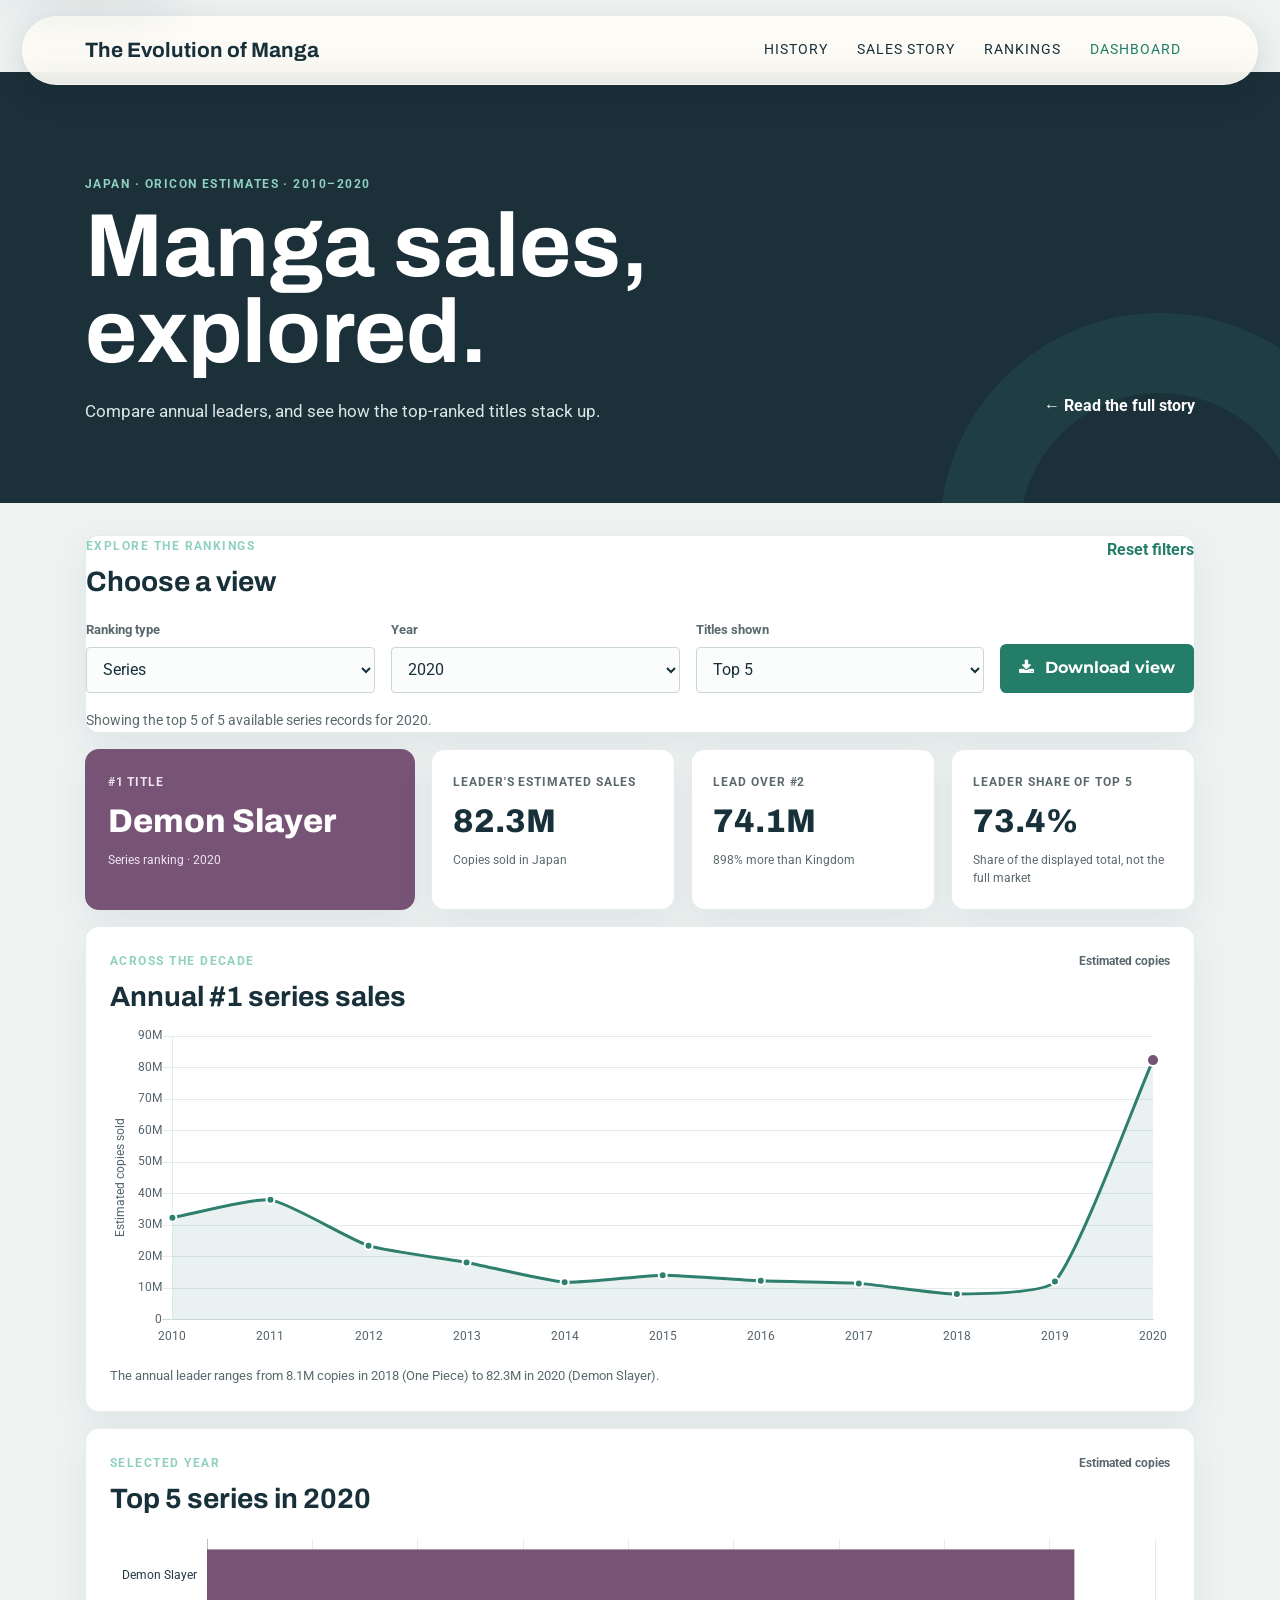
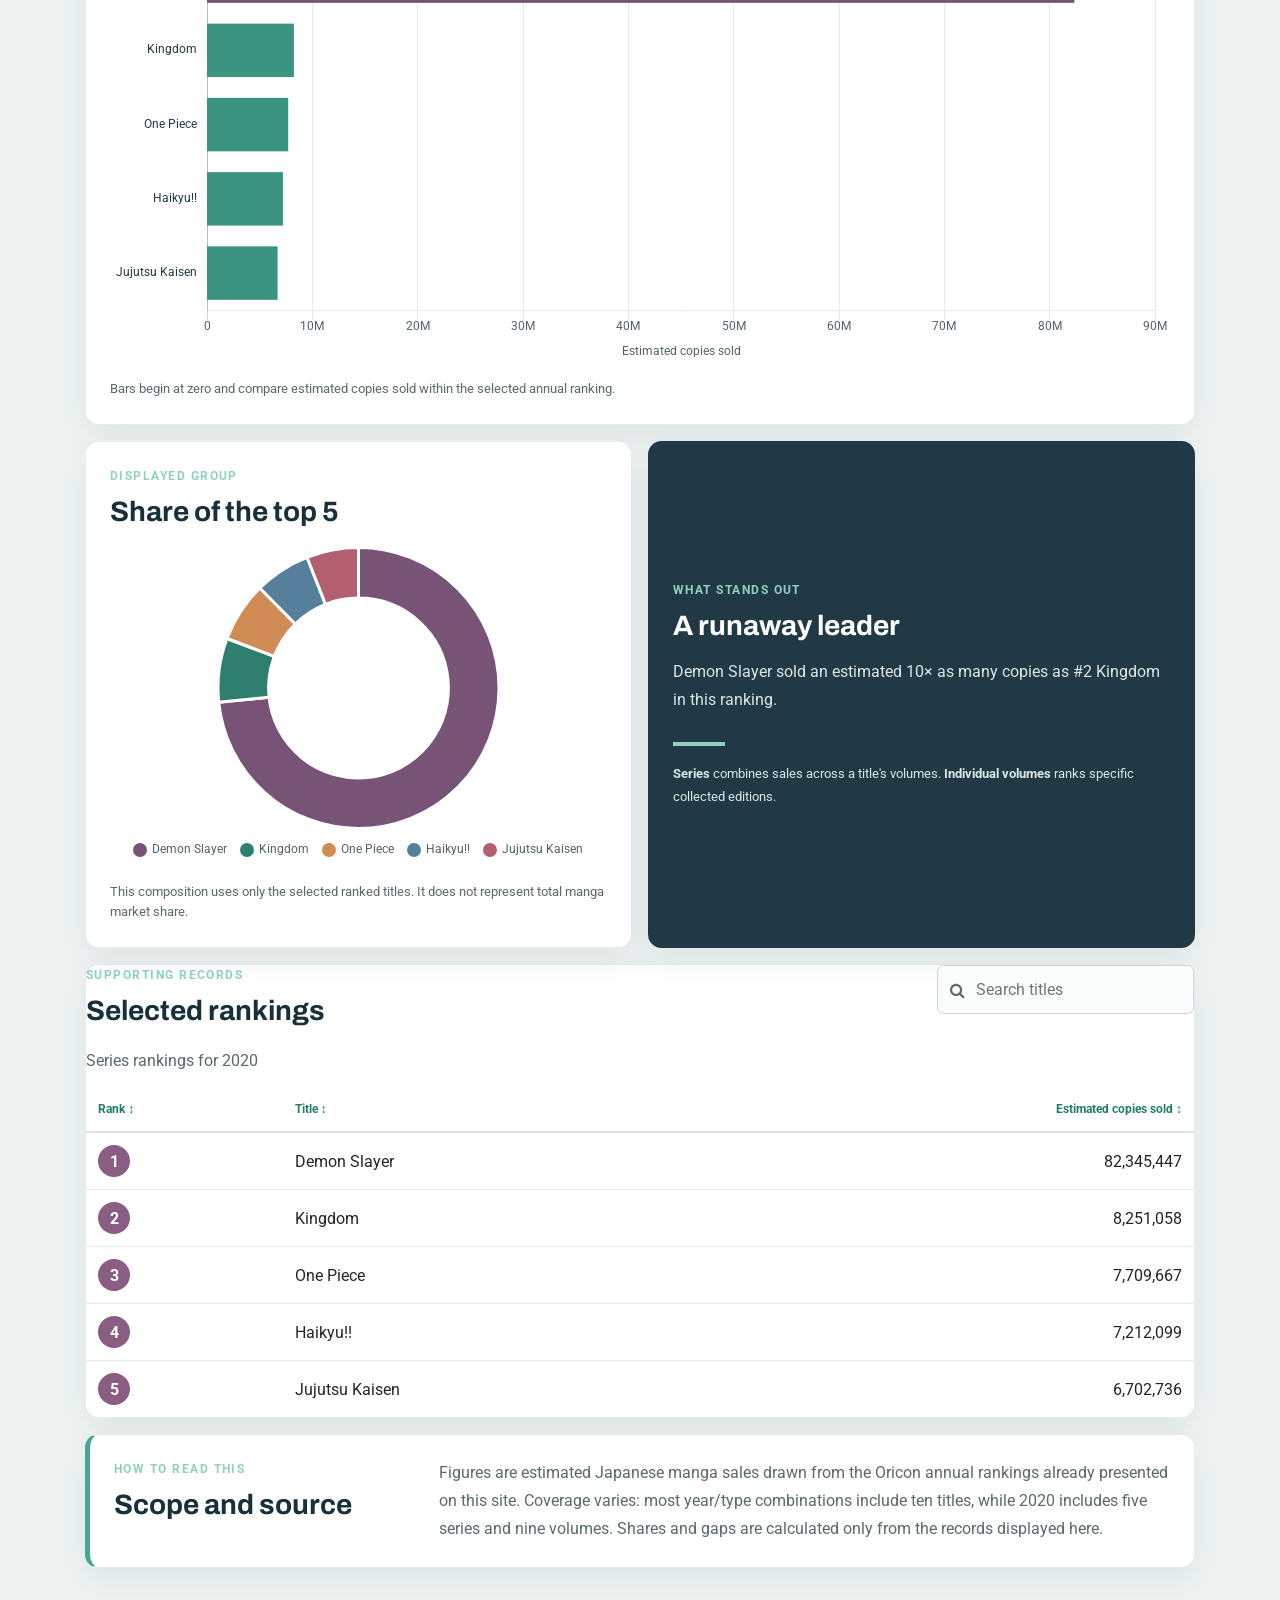
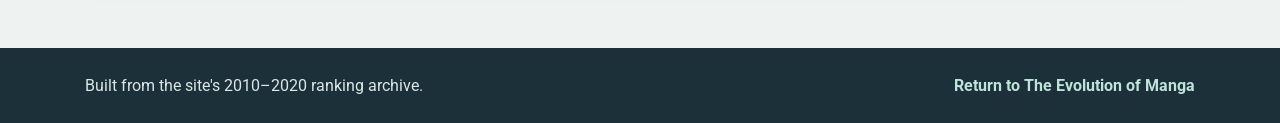
<file: dashboard.html>
<!DOCTYPE html>
<html lang="en">
<head>
  <meta charset="utf-8">
  <meta name="viewport" content="width=device-width, initial-scale=1, shrink-to-fit=no">
  <meta name="description" content="Explore Japan's bestselling manga series and volumes from 2010 through 2020 with interactive charts and rankings.">
  <meta name="theme-color" content="#213944">
  <title>Manga Sales Dashboard: 2010–2020</title>
  <link rel="icon" href="assets/img/favicon.svg" type="image/svg+xml">
  <link rel="stylesheet" href="assets/bootstrap/css/bootstrap.min.css">
  <link rel="preconnect" href="https://fonts.googleapis.com">
  <link rel="preconnect" href="https://fonts.gstatic.com" crossorigin>
  <link rel="stylesheet" href="https://fonts.googleapis.com/css2?family=Archivo:wght@600;700;800&amp;family=Roboto:wght@400;500;700&amp;display=swap">
  <link rel="stylesheet" href="assets/fonts/font-awesome.min.css">
  <link rel="stylesheet" href="assets/css/base.css">
  <link rel="stylesheet" href="assets/css/dashboard.css">
</head>
<body class="dashboard-page">
  <a class="skip-link" href="#dashboard-main">Skip to dashboard</a>
  <nav class="navbar navbar-dark navbar-expand-lg fixed-top" id="mainNav" aria-label="Primary navigation">
    <div class="container">
      <a class="navbar-brand" href="index.html">The Evolution of Manga</a>
      <button data-toggle="collapse" data-target="#navbarResponsive" class="navbar-toggler navbar-toggler-right" type="button" aria-controls="navbarResponsive" aria-expanded="false" aria-label="Toggle navigation"><i class="fa fa-bars" aria-hidden="true"></i></button>
      <div class="collapse navbar-collapse" id="navbarResponsive">
        <ul class="navbar-nav ml-auto text-uppercase">
          <li class="nav-item"><a class="nav-link" href="index.html#services">History</a></li>
          <li class="nav-item"><a class="nav-link" href="index.html#team">Sales story</a></li>
          <li class="nav-item"><a class="nav-link" href="index.html#contact">Rankings</a></li>
          <li class="nav-item"><a class="nav-link active" href="dashboard.html" aria-current="page">Dashboard</a></li>
        </ul>
      </div>
    </div>
  </nav>

  <main id="dashboard-main" class="dashboard-shell">
    <header class="dashboard-header">
      <div class="container dashboard-header-grid">
        <div>
          <p class="dashboard-eyebrow">Japan · Oricon estimates · 2010–2020</p>
          <h1>Manga sales, explored.</h1>
          <p class="dashboard-intro">Compare annual leaders, and see how the top-ranked titles stack up.</p>
        </div>
        <a class="dashboard-back-link" href="index.html#team"><span aria-hidden="true">←</span> Read the full story</a>
      </div>
    </header>

    <div class="container dashboard-content">
      <section class="filter-panel" aria-labelledby="filters-title">
        <div class="filter-heading">
          <div>
            <p class="panel-kicker">Explore the rankings</p>
            <h2 id="filters-title">Choose a view</h2>
          </div>
          <button id="resetFilters" class="text-button" type="button">Reset filters</button>
        </div>
        <div class="filter-grid">
          <div class="filter-field">
            <label for="rankingType">Ranking type</label>
            <select id="rankingType" class="form-control">
              <option value="series">Series</option>
              <option value="volume">Individual volumes</option>
            </select>
          </div>
          <div class="filter-field">
            <label for="rankingYear">Year</label>
            <select id="rankingYear" class="form-control"></select>
          </div>
          <div class="filter-field">
            <label for="topCount">Titles shown</label>
            <select id="topCount" class="form-control">
              <option value="5">Top 5</option>
              <option value="10">Top 10</option>
            </select>
          </div>
          <div class="filter-action">
            <button id="downloadCsv" class="btn dashboard-button" type="button"><i class="fa fa-download" aria-hidden="true"></i> Download view</button>
          </div>
        </div>
        <p id="dashboardStatus" class="dashboard-status" role="status" aria-live="polite">Loading rankings…</p>
      </section>

      <section class="kpi-grid" aria-label="Selected ranking highlights">
        <article class="kpi-card kpi-card-featured">
          <p class="kpi-label">#1 title</p>
          <p id="leaderTitle" class="kpi-title">—</p>
          <p id="leaderContext" class="kpi-note">Selected annual ranking</p>
        </article>
        <article class="kpi-card">
          <p class="kpi-label">Leader's estimated sales</p>
          <p id="leaderSales" class="kpi-value">—</p>
          <p class="kpi-note">Copies sold in Japan</p>
        </article>
        <article class="kpi-card">
          <p class="kpi-label">Lead over #2</p>
          <p id="leaderGap" class="kpi-value">—</p>
          <p id="leaderGapNote" class="kpi-note">Difference in estimated copies</p>
        </article>
        <article class="kpi-card">
          <p id="shareLabel" class="kpi-label">Leader share of top 5</p>
          <p id="leaderShare" class="kpi-value">—</p>
          <p class="kpi-note">Share of the displayed total, not the full market</p>
        </article>
      </section>

      <section class="dashboard-grid" aria-label="Sales charts">
        <article class="chart-card chart-card-wide">
          <div class="card-heading">
            <div>
              <p class="panel-kicker">Across the decade</p>
              <h2 id="trendTitle">Annual #1 series sales</h2>
            </div>
            <span class="chart-unit">Estimated copies</span>
          </div>
          <div class="chart-wrap chart-wrap-tall"><canvas id="trendChart" role="img" aria-label="Line chart of annual number-one manga sales from 2010 through 2020"></canvas></div>
          <p id="trendSummary" class="chart-summary"></p>
        </article>

        <article class="chart-card chart-card-wide">
          <div class="card-heading">
            <div>
              <p class="panel-kicker">Selected year</p>
              <h2 id="rankingChartTitle">Top series in 2020</h2>
            </div>
            <span class="chart-unit">Estimated copies</span>
          </div>
          <div class="chart-wrap chart-wrap-ranking"><canvas id="rankingChart" role="img" aria-label="Horizontal bar chart comparing the selected manga rankings"></canvas></div>
          <p id="rankingSummary" class="chart-summary"></p>
        </article>

        <article class="chart-card">
          <div class="card-heading">
            <div>
              <p class="panel-kicker">Displayed group</p>
              <h2 id="shareChartTitle">Share of the top 5</h2>
            </div>
          </div>
          <div class="chart-wrap chart-wrap-share"><canvas id="shareChart" role="img" aria-label="Doughnut chart showing each title's share of displayed estimated sales"></canvas></div>
          <p class="chart-summary">This composition uses only the selected ranked titles. It does not represent total manga market share.</p>
        </article>

        <article class="chart-card insight-card">
          <p class="panel-kicker">What stands out</p>
          <h2 id="insightTitle">A clear leader</h2>
          <p id="insightBody">Choose a ranking type and year to compare the leader with the rest of the field.</p>
          <div class="insight-rule" aria-hidden="true"></div>
          <p class="insight-definition"><strong>Series</strong> combines sales across a title's volumes. <strong>Individual volumes</strong> ranks specific collected editions.</p>
        </article>
      </section>

      <section class="table-card" aria-labelledby="records-title">
        <div class="card-heading records-heading">
          <div>
            <p class="panel-kicker">Supporting records</p>
            <h2 id="records-title">Selected rankings</h2>
          </div>
          <label class="search-field" for="titleSearch"><span class="sr-only">Search selected titles</span><i class="fa fa-search" aria-hidden="true"></i><input id="titleSearch" type="search" placeholder="Search titles"></label>
        </div>
        <div class="table-responsive">
          <table class="table dashboard-table">
            <caption id="tableCaption">Series rankings for 2020</caption>
            <thead>
              <tr>
                <th scope="col"><button class="sort-button" type="button" data-sort="rank">Rank <span aria-hidden="true">↕</span></button></th>
                <th scope="col"><button class="sort-button" type="button" data-sort="title">Title <span aria-hidden="true">↕</span></button></th>
                <th scope="col" class="numeric"><button class="sort-button" type="button" data-sort="estimatedCopiesSold">Estimated copies sold <span aria-hidden="true">↕</span></button></th>
              </tr>
            </thead>
            <tbody id="rankingTableBody"></tbody>
          </table>
        </div>
        <p id="emptyState" class="empty-state" hidden>No titles match that search.</p>
      </section>

      <aside class="source-note" aria-labelledby="source-title">
        <div>
          <p class="panel-kicker">How to read this</p>
          <h2 id="source-title">Scope and source</h2>
        </div>
        <p>Figures are estimated Japanese manga sales drawn from the Oricon annual rankings already presented on this site. Coverage varies: most year/type combinations include ten titles, while 2020 includes five series and nine volumes. Shares and gaps are calculated only from the records displayed here.</p>
      </aside>
    </div>
  </main>

  <footer class="dashboard-footer">
    <div class="container"><span>Built from the site's 2010–2020 ranking archive.</span><a href="index.html">Return to The Evolution of Manga</a></div>
  </footer>

  <script src="assets/js/jquery.min.js"></script>
  <script src="assets/bootstrap/js/bootstrap.min.js"></script>
  <script src="assets/js/chart.min.js"></script>
  <script src="assets/js/dashboard.js"></script>
</body>
</html>
</file>
<file: assets/css/base.css>
/* Shared design tokens, typography, accessibility, and navigation. */
:root {
  --ink: #183039;
  --ink-soft: #5a696e;
  --paper: #fffdf7;
  --paper-alt: #eef4ef;
  --plum: #8a5d83;
  --teal: #247d68;
  --teal-bright: #43a98e;
  --acid: #d7f45b;
  --sky: #9ed7ef;
  --line: #d9e1dd;
  --shadow: 0 22px 60px rgba(24, 48, 57, 0.11);
}

html {
  scroll-behavior: smooth;
}

body {
  overflow-x: hidden;
  color: var(--ink);
  background: #f3f0e8;
  font-family: "Roboto", sans-serif;
  font-size: 1rem;
  line-height: 1.7;
}

img {
  max-width: 100%;
}

h1,
h2,
h3,
h4,
h5,
h6 {
  color: var(--ink);
  font-family: "Archivo", sans-serif;
  font-weight: 700;
  line-height: 1.12;
}

p,
li {
  font-size: 1rem !important;
}

p {
  max-width: 74ch;
}

a {
  color: var(--teal);
  text-decoration-thickness: 0.08em;
  text-underline-offset: 0.18em;
}

a:hover {
  color: #245f54;
}

a:focus-visible,
button:focus-visible,
select:focus-visible,
input:focus-visible {
  outline: 3px solid #f3bf4f;
  outline-offset: 3px;
}

.skip-link {
  position: fixed;
  z-index: 2000;
  top: 0.75rem;
  left: 0.75rem;
  padding: 0.7rem 1rem;
  color: var(--ink);
  background: var(--paper);
  border-radius: 0.35rem;
  box-shadow: var(--shadow);
  transform: translateY(-160%);
  transition: transform 160ms ease;
}

.skip-link:focus {
  transform: translateY(0);
}

#mainNav {
  top: 16px;
  right: 22px;
  left: 22px;
  width: auto;
  min-height: 56px;
  padding: 0.35rem 0;
  border: 1px solid rgba(255, 255, 255, 0.52);
  border-radius: 999px;
  background: rgba(255, 253, 247, 0.88);
  box-shadow: 0 10px 32px rgba(7, 24, 30, 0.14);
  backdrop-filter: blur(16px);
}

#mainNav.navbar-shrink {
  padding: 0.35rem 0 !important;
  border: 1px solid rgba(255, 255, 255, 0.52);
  background: rgba(255, 253, 247, 0.94) !important;
}

#mainNav .navbar-brand {
  margin-right: 1.25rem;
  color: var(--ink);
  font-family: "Archivo", sans-serif;
  font-size: clamp(1rem, 2vw, 1.3rem);
  font-weight: 700;
  line-height: 1.2;
  white-space: normal;
}

#mainNav .nav-link {
  color: var(--ink) !important;
  font-family: "Roboto", sans-serif !important;
  font-size: 0.78rem;
  font-weight: 700;
  letter-spacing: 0.045em;
}

#mainNav .nav-link:hover,
#mainNav .nav-link:focus,
#mainNav .nav-link.active {
  color: var(--teal) !important;
}

#mainNav .navbar-toggler {
  flex: 0 0 auto;
  color: #fff;
  border: 0;
  background: var(--ink);
}

@media (max-width: 991.98px) {
  #mainNav .navbar-collapse {
    margin-top: 0.75rem;
    padding: 0.75rem 1rem;
    border: 1px solid var(--line);
    border-radius: 1rem;
    background: rgba(255, 253, 247, 0.98);
    box-shadow: var(--shadow);
  }

  #mainNav .nav-link {
    padding: 0.7rem 0;
  }
}

@media (max-width: 767.98px) {
  .container {
    width: 100%;
    max-width: 100%;
    padding-right: 20px;
    padding-left: 20px;
  }

  #mainNav {
    top: 10px;
    right: 10px;
    left: 10px;
    min-height: 54px;
    border-radius: 1.2rem;
  }

  #mainNav .container {
    flex-wrap: wrap;
  }

  #mainNav .navbar-brand {
    max-width: calc(100% - 64px);
    font-size: 1rem;
  }
}

@media (prefers-reduced-motion: reduce) {
  html {
    scroll-behavior: auto;
  }

  *,
  *::before,
  *::after {
    scroll-behavior: auto !important;
    animation-duration: 0.01ms !important;
    animation-iteration-count: 1 !important;
    transition-duration: 0.01ms !important;
  }
}
</file>
<file: assets/css/dashboard.css>
.dashboard-page {
  min-height: 100vh;
  background: #eef3f2;
  color: var(--ink);
}

.dashboard-page section {
  padding: 0 !important;
}

.dashboard-shell {
  padding-top: 72px;
}

.dashboard-header {
  position: relative;
  overflow: hidden;
  padding: clamp(3.4rem, 8vw, 6.5rem) 0 clamp(3rem, 6vw, 5rem);
  color: #fff;
  background: #1b3039;
}

.dashboard-header::after {
  position: absolute;
  width: 440px;
  height: 440px;
  right: -100px;
  bottom: -250px;
  border: 80px solid rgba(58, 148, 128, 0.14);
  border-radius: 50%;
  content: "";
}

.dashboard-header-grid {
  position: relative;
  z-index: 1;
  display: flex;
  align-items: flex-end;
  justify-content: space-between;
  gap: 2rem;
}

.dashboard-eyebrow,
.panel-kicker {
  margin: 0 0 0.55rem;
  color: #8fd0c0;
  font-size: 0.76rem !important;
  font-weight: 700;
  letter-spacing: 0.12em;
  text-transform: uppercase;
}

.dashboard-header h1 {
  max-width: 720px;
  margin: 0;
  color: #fff;
  font-size: clamp(2.7rem, 7vw, 5.7rem);
  line-height: 0.95;
}

.dashboard-intro {
  max-width: 690px;
  margin: 1.35rem 0 0;
  color: #dbe7e7;
  font-size: 1.08rem !important;
}

.dashboard-back-link {
  flex: 0 0 auto;
  padding-bottom: 0.45rem;
  color: #fff;
  font-weight: 700;
}

.dashboard-back-link:hover {
  color: #bfe5db;
}

.dashboard-content {
  padding-top: 2rem;
  padding-bottom: 5rem;
}

.filter-panel,
.chart-card,
.table-card,
.source-note,
.kpi-card {
  border: 1px solid rgba(33, 57, 68, 0.1);
  border-radius: 0.85rem;
  background: #fff;
  box-shadow: 0 12px 32px rgba(33, 57, 68, 0.07);
}

.filter-panel {
  padding: 1.5rem;
}

.filter-heading,
.card-heading,
.records-heading {
  display: flex;
  align-items: flex-start;
  justify-content: space-between;
  gap: 1rem;
}

.filter-heading h2,
.card-heading h2,
.source-note h2,
.insight-card h2 {
  margin: 0;
  font-size: clamp(1.3rem, 3vw, 1.75rem);
}

.text-button,
.sort-button {
  padding: 0;
  border: 0;
  color: var(--teal);
  background: transparent;
  font-weight: 700;
  cursor: pointer;
}

.filter-grid {
  display: grid;
  grid-template-columns: repeat(3, minmax(0, 1fr)) auto;
  align-items: end;
  gap: 1rem;
  margin-top: 1.35rem;
}

.filter-field label {
  display: block;
  margin-bottom: 0.35rem;
  color: var(--ink-soft);
  font-size: 0.8rem;
  font-weight: 700;
}

.filter-field .form-control {
  height: 46px;
  border-color: #cad6d8;
  color: var(--ink);
  background-color: #fbfcfc;
}

.dashboard-button {
  min-height: 46px;
  padding: 0.7rem 1.1rem;
  color: #fff;
  border-radius: 0.4rem;
  background: var(--teal);
  font-weight: 700;
}

.dashboard-button:hover,
.dashboard-button:focus {
  color: #fff;
  background: #245f54;
}

.dashboard-button .fa {
  margin-right: 0.4rem;
}

.dashboard-status {
  margin: 1rem 0 0;
  color: var(--ink-soft);
  font-size: 0.85rem !important;
}

.kpi-grid {
  display: grid;
  grid-template-columns: 1.35fr repeat(3, minmax(0, 1fr));
  gap: 1rem;
  margin-top: 1rem;
}

.kpi-card {
  min-width: 0;
  padding: 1.35rem;
}

.kpi-card-featured {
  color: #fff;
  border-color: #775376;
  background: #775376;
}

.kpi-label {
  margin: 0 0 0.75rem;
  color: var(--ink-soft);
  font-size: 0.72rem !important;
  font-weight: 700;
  letter-spacing: 0.08em;
  text-transform: uppercase;
}

.kpi-card-featured .kpi-label,
.kpi-card-featured .kpi-note {
  color: #efe5ef;
}

.kpi-title,
.kpi-value {
  margin: 0;
  color: inherit;
  font-family: "Archivo", sans-serif;
  font-size: clamp(1.45rem, 3vw, 2.05rem) !important;
  font-weight: 800;
  line-height: 1.08;
}

.kpi-title {
  display: -webkit-box;
  overflow: hidden;
  -webkit-box-orient: vertical;
  -webkit-line-clamp: 2;
}

.kpi-note {
  margin: 0.7rem 0 0;
  color: var(--ink-soft);
  font-size: 0.78rem !important;
  line-height: 1.45;
}

.dashboard-grid {
  display: grid;
  grid-template-columns: repeat(2, minmax(0, 1fr));
  gap: 1rem;
  margin-top: 1rem;
}

.chart-card,
.table-card {
  min-width: 0;
  padding: 1.5rem;
}

.chart-card-wide {
  grid-column: span 2;
}

.chart-unit {
  color: var(--ink-soft);
  font-size: 0.76rem;
  font-weight: 700;
}

.chart-wrap {
  position: relative;
  width: 100%;
  margin-top: 1.15rem;
}

.chart-wrap-tall {
  height: 320px;
}

.chart-wrap-ranking {
  height: 430px;
}

.chart-wrap-share {
  height: 320px;
}

.chart-summary {
  max-width: none;
  margin: 1rem 0 0;
  color: var(--ink-soft);
  font-size: 0.84rem !important;
  line-height: 1.55;
}

.insight-card {
  display: flex;
  flex-direction: column;
  justify-content: center;
  color: #fff;
  background: #213944;
}

.insight-card h2 {
  color: #fff;
}

.insight-card > p:not(.panel-kicker) {
  margin: 1rem 0 0;
  color: #dbe7e7;
}

.insight-rule {
  width: 52px;
  height: 4px;
  margin-top: 1.75rem;
  background: #8fd0c0;
}

.insight-definition {
  font-size: 0.84rem !important;
}

.table-card {
  margin-top: 1rem;
}

.search-field {
  display: flex;
  align-items: center;
  gap: 0.55rem;
  min-width: 240px;
  padding: 0.55rem 0.75rem;
  border: 1px solid #cad6d8;
  border-radius: 0.4rem;
  background: #fbfcfc;
}

.search-field .fa {
  color: var(--ink-soft);
}

.search-field input {
  width: 100%;
  border: 0;
  outline: 0;
  color: var(--ink);
  background: transparent;
}

.dashboard-table {
  margin: 1.25rem 0 0;
}

.dashboard-table caption {
  caption-side: top;
  padding: 0 0 0.75rem;
  color: var(--ink-soft);
}

.dashboard-table th {
  border-top: 0;
  border-bottom: 2px solid #d7e1e3;
  color: var(--ink-soft);
  font-size: 0.78rem;
  letter-spacing: 0.04em;
  text-transform: uppercase;
}

.dashboard-table td {
  vertical-align: middle;
  border-color: #e4ebec;
}

.dashboard-table .numeric {
  text-align: right;
}

.rank-badge {
  display: inline-grid;
  width: 2rem;
  height: 2rem;
  color: #fff;
  border-radius: 50%;
  background: var(--plum);
  font-weight: 700;
  place-items: center;
}

.empty-state {
  margin: 1rem 0 0;
  padding: 1rem;
  color: var(--ink-soft);
  border-radius: 0.4rem;
  background: #f4f7f6;
}

.source-note {
  display: grid;
  grid-template-columns: 0.8fr 2fr;
  gap: 2rem;
  margin-top: 1rem;
  padding: 1.5rem;
  border-left: 5px solid var(--teal-bright);
}

.source-note p:last-child {
  max-width: none;
  margin: 0;
  color: var(--ink-soft);
}

.dashboard-footer {
  padding: 1.5rem 0;
  color: #dbe7e7;
  background: #1b3039;
}

.dashboard-footer .container {
  display: flex;
  justify-content: space-between;
  gap: 1rem;
}

.dashboard-footer a {
  color: #bfe5db;
  font-weight: 700;
}

@media (max-width: 991.98px) {
  .filter-grid,
  .kpi-grid {
    grid-template-columns: repeat(2, minmax(0, 1fr));
  }

  .filter-action {
    grid-column: span 2;
  }

  .dashboard-button {
    width: 100%;
  }
}

@media (max-width: 767.98px) {
  .dashboard-shell {
    padding-top: 65px;
  }

  .dashboard-header-grid,
  .filter-heading,
  .records-heading,
  .dashboard-footer .container {
    align-items: flex-start;
    flex-direction: column;
  }

  .dashboard-back-link {
    padding-bottom: 0;
  }

  .filter-grid,
  .kpi-grid,
  .dashboard-grid,
  .source-note {
    grid-template-columns: 1fr;
  }

  .filter-action,
  .chart-card-wide {
    grid-column: auto;
  }

  .chart-card,
  .filter-panel,
  .table-card,
  .source-note,
  .kpi-card {
    padding: 1.15rem;
  }

  .search-field {
    width: 100%;
    min-width: 0;
  }

  .chart-wrap-tall {
    height: 300px;
  }

  .chart-wrap-ranking {
    height: 460px;
  }

  .chart-wrap-share {
    height: 300px;
  }

  .dashboard-table {
    min-width: 560px;
  }
}

@media (prefers-reduced-motion: reduce) {
  *,
  *::before,
  *::after {
    scroll-behavior: auto !important;
    transition-duration: 0.01ms !important;
    animation-duration: 0.01ms !important;
    animation-iteration-count: 1 !important;
  }
}
</file>
